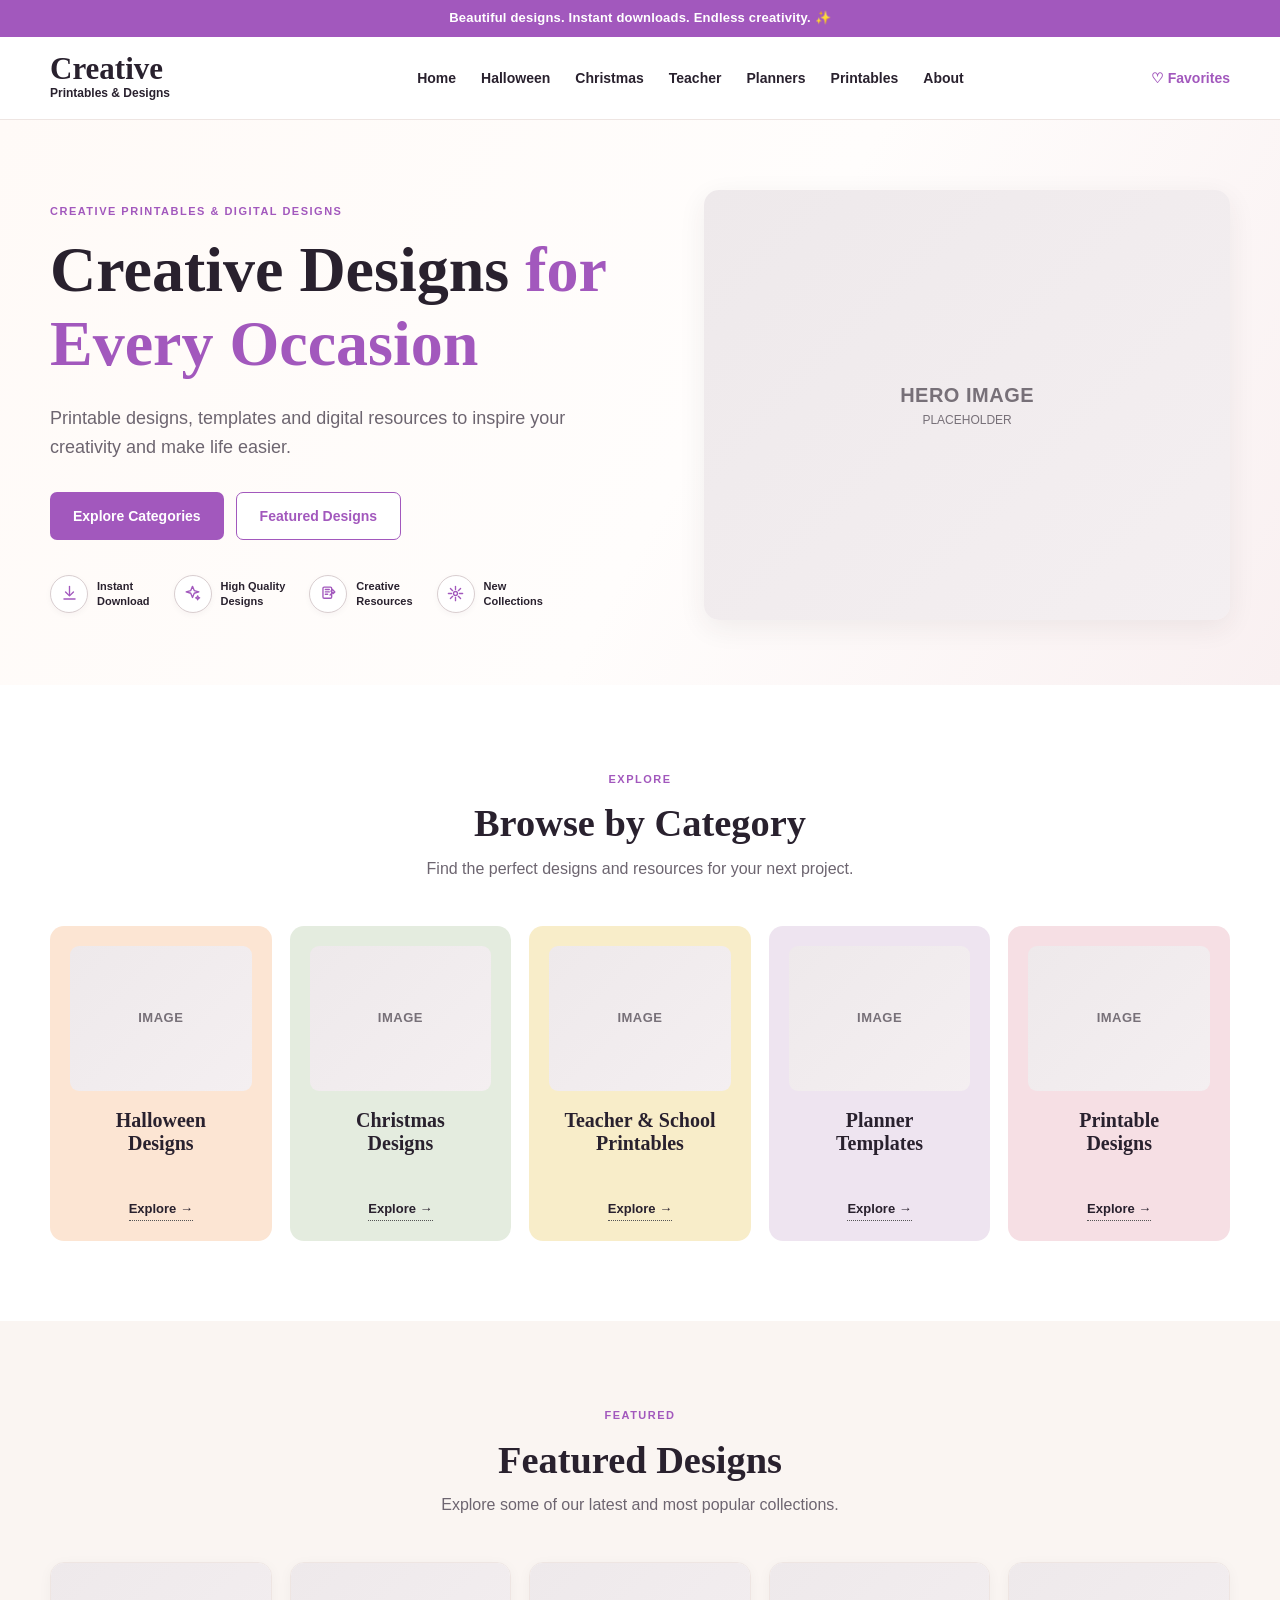
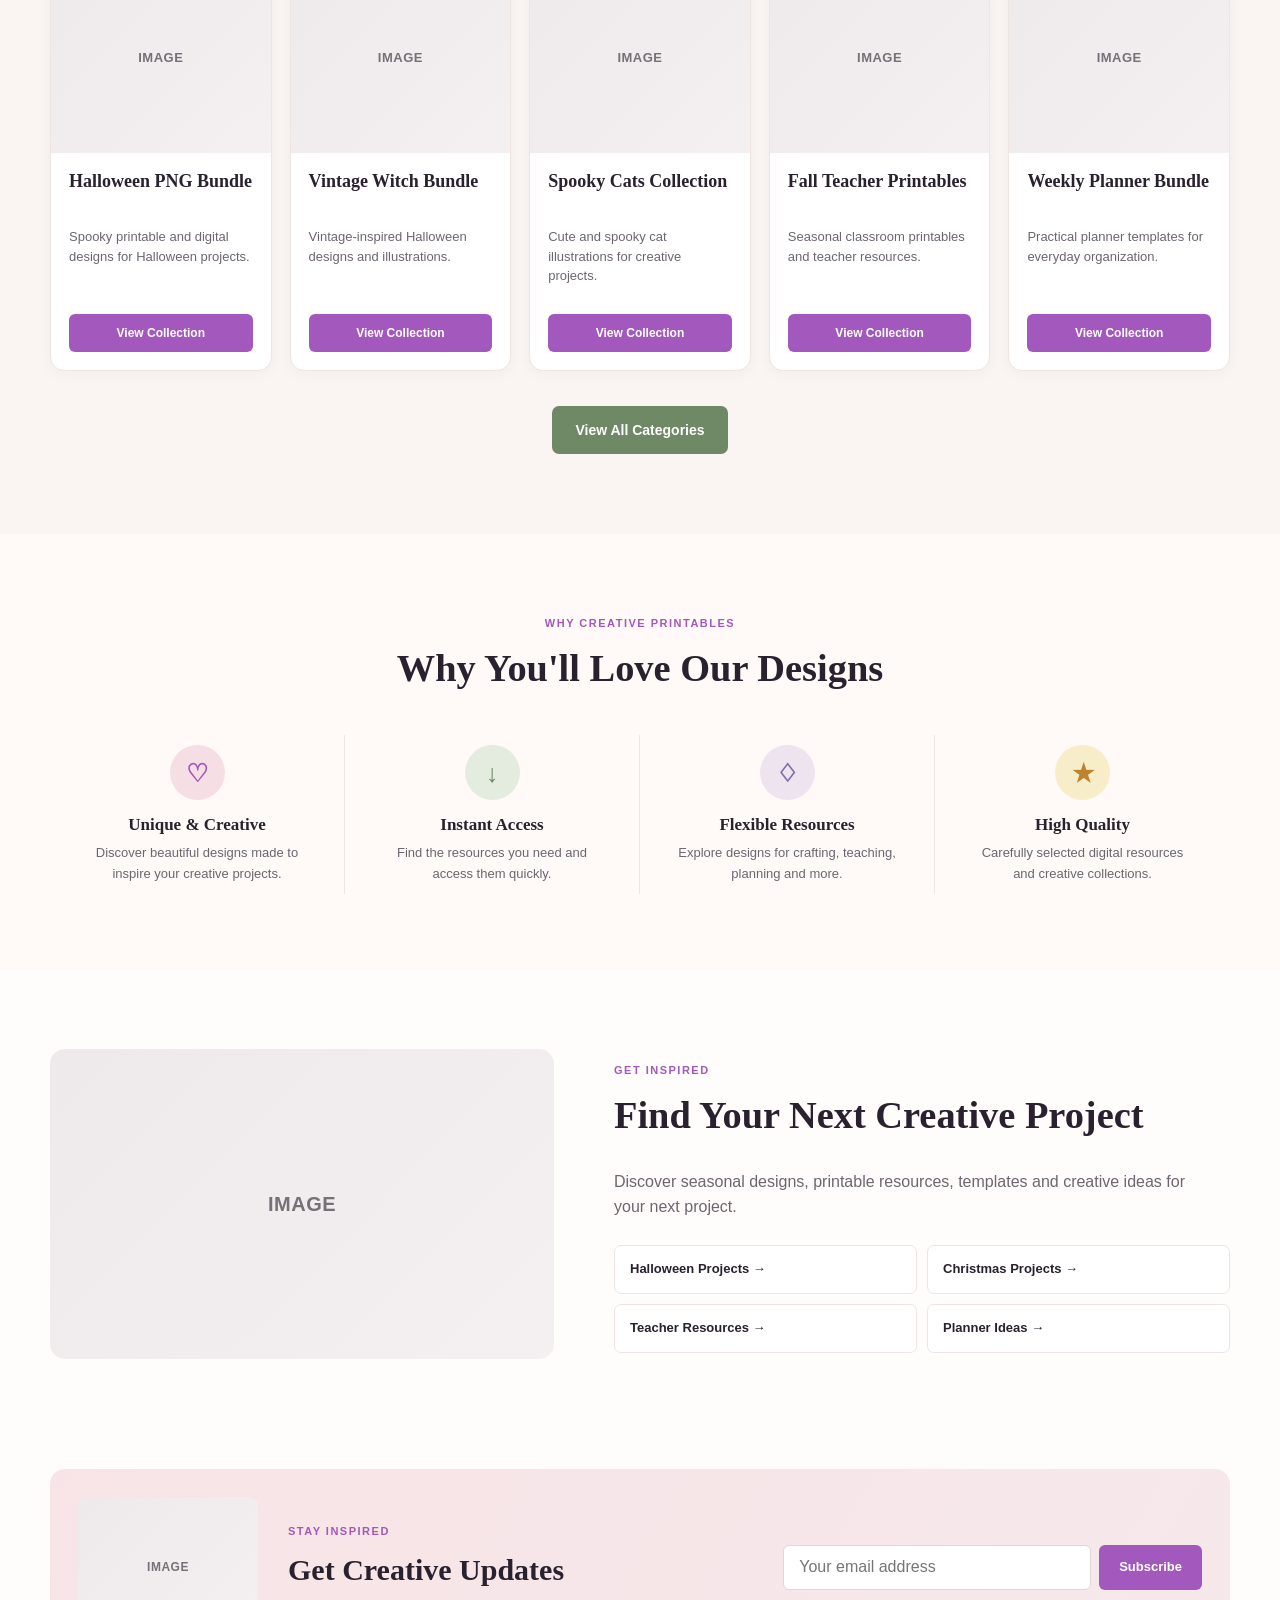
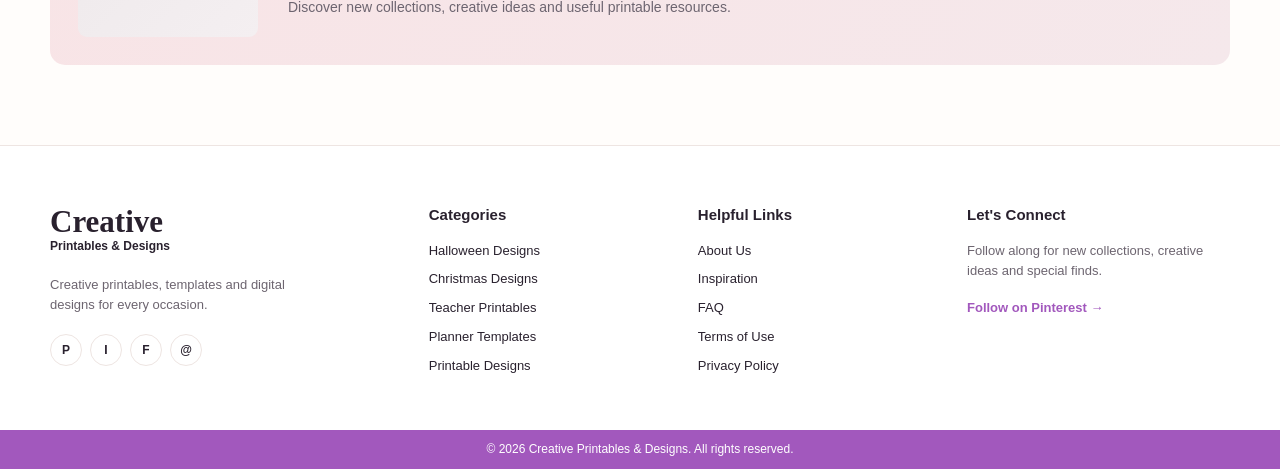
<file: index.html>
<!DOCTYPE html>
<html lang="en">
<head>
	<meta charset="UTF-8">

	<meta name="viewport" content="width=device-width, initial-scale=1.0">

	<title>Creative Printables & Designs | Digital Designs, Printables & Templates</title>

	<meta name="description" content="Discover creative printables, digital designs, templates and seasonal collections for crafting, planning, teaching and creative projects." >

	<meta property="og:title" content="Creative Printables & Designs">
	<meta	property="og:description"	content="Creative printables, digital designs, templates and seasonal collections."	>
	<meta property="og:type" content="website">
	
	<link href="https://fonts.googleapis.com/css2?family=Poppins:wght@400;500;600;700&amp;display=swap">
	<!--=============== FAVICON ===============-->
  <link rel="shortcut icon" href="favicon-main.png" type="image/x-icon">

    <link rel="stylesheet" href="style.css">
</head>

<body>

<!-- =========================================================
     ANNOUNCEMENT BAR
========================================================= -->

<div class="announcement-bar">
    Beautiful designs. Instant downloads. Endless creativity. ✨
</div>


<!-- =========================================================
     HEADER
========================================================= -->

<header class="site-header">

    <div class="container header-inner">

        <a href="./" class="site-logo">
            <span class="logo-main">Creative</span>
            <span class="logo-sub">Printables & Designs</span>
        </a>

        <nav class="main-nav" aria-label="Main navigation">

            <a href="./">Home</a>

            <a href="./halloween/">Halloween</a>

            <a href="./christmas/">Christmas</a>

            <a href="./teacher/">Teacher</a>

            <a href="./planners/">Planners</a>

            <a href="./printables/">Printables</a>

            <a href="./about.html">About</a>

        </nav>

        <a href="#" class="favorites-link">
            ♡ Favorites
        </a>

    </div>

</header>


<main>


<!-- =========================================================
     HERO
========================================================= -->

<section class="hero">

    <div class="container hero-inner">

        <div class="hero-content">

            <span class="eyebrow">
                CREATIVE PRINTABLES & DIGITAL DESIGNS
            </span>

            <h1>
                Creative Designs
                <span>for Every Occasion</span>
            </h1>

            <p class="hero-text">
                Printable designs, templates and digital resources
                to inspire your creativity and make life easier.
            </p>

            <div class="hero-buttons">

                <a href="#categories" class="button button-primary">
                    Explore Categories
                </a>

                <a href="#featured" class="button button-secondary">
                    Featured Designs
                </a>

            </div>

            <!-- <div class="hero-benefits">

                <div class="hero-benefit">
                    <span class="benefit-icon">↓</span>
                    <span>Instant<br>Download</span>
                </div>

                <div class="hero-benefit">
                    <span class="benefit-icon">◇</span>
                    <span>High Quality<br>Designs</span>
                </div>

                <div class="hero-benefit">
                    <span class="benefit-icon">✓</span>
                    <span>Creative<br>Resources</span>
                </div>

                <div class="hero-benefit">
                    <span class="benefit-icon">☆</span>
                    <span>Regular New<br>Collections</span>
                </div>

            </div>  -->
						
						<div class="hero-benefits">

							<!-- Instant Download -->
							<div class="hero-benefit">

									<span class="benefit-icon">

											<svg viewBox="0 0 24 24" aria-hidden="true">
													<path d="M12 3v11"></path>
													<path d="m7 10 5 5 5-5"></path>
													<path d="M5 19h14"></path>
											</svg>

									</span>

									<span>
											Instant<br>
											Download
									</span>

							</div>


							<!-- High Quality -->
							<div class="hero-benefit">

									<span class="benefit-icon">

											<svg viewBox="0 0 24 24" aria-hidden="true">
													<path d="m12 3 2.2 5.3L20 10l-5.8 1.7L12 17l-2.2-5.3L4 10l5.8-1.7L12 3Z"></path>
													<path d="m18.5 15 .8 1.8 1.7.7-1.7.7-.8 1.8-.8-1.8-1.7-.7 1.7-.7.8-1.8Z"></path>
											</svg>

									</span>

									<span>
											High Quality<br>
											Designs
									</span>

							</div>


							<!-- Creative Resources -->
							<div class="hero-benefit">

									<span class="benefit-icon">

											<svg viewBox="0 0 24 24" aria-hidden="true">
													<rect x="5" y="4" width="11" height="14" rx="1.5"></rect>
													<path d="M8 7h5"></path>
													<path d="M8 10h5"></path>
													<path d="M8 13h3"></path>
													<path d="m15 9 2-2 3 3-2 2-3-3Z"></path>
													<path d="m14 14 3-3"></path>
											</svg>

									</span>

									<span>
											Creative<br>
											Resources
									</span>

							</div>


							<!-- New Collections -->
							<div class="hero-benefit">

									<span class="benefit-icon">

											<svg viewBox="0 0 24 24" aria-hidden="true">
													<path d="M12 3v4"></path>
													<path d="M12 17v4"></path>
													<path d="M3 12h4"></path>
													<path d="M17 12h4"></path>
													<path d="m5.6 5.6 2.8 2.8"></path>
													<path d="m15.6 15.6 2.8 2.8"></path>
													<path d="m18.4 5.6-2.8 2.8"></path>
													<path d="m8.4 15.6-2.8 2.8"></path>
													<circle cx="12" cy="12" r="2.5"></circle>
											</svg>

									</span>

									<span>
											New<br>
											Collections
									</span>

							</div>

						</div>
						
						

        </div>


        <div class="hero-image placeholder">
            <span>HERO IMAGE</span>
            <small>PLACEHOLDER</small>
        </div>

    </div>

</section>


<!-- =========================================================
     CATEGORIES
========================================================= -->

<section class="section categories-section" id="categories">

    <div class="container">

        <div class="section-heading">

            <span class="section-label">
                EXPLORE
            </span>

            <h2>
                Browse by Category
            </h2>

            <p>
                Find the perfect designs and resources for your next project.
            </p>

        </div>


        <div class="category-grid">


            <!-- Halloween -->

            <a href="./halloween/" class="category-card category-halloween">

                <div class="category-image placeholder">
                    <span>IMAGE</span>
                </div>

                <h3>
                    Halloween<br>Designs
                </h3>

                <span class="card-link">
                    Explore →
                </span>

            </a>


            <!-- Christmas -->

            <a href="./christmas/" class="category-card category-christmas">

                <div class="category-image placeholder">
                    <span>IMAGE</span>
                </div>

                <h3>
                    Christmas<br>Designs
                </h3>

                <span class="card-link">
                    Explore →
                </span>

            </a>


            <!-- Teacher -->

            <a href="./teacher/" class="category-card category-teacher">

                <div class="category-image placeholder">
                    <span>IMAGE</span>
                </div>

                <h3>
                    Teacher & School<br>Printables
                </h3>

                <span class="card-link">
                    Explore →
                </span>

            </a>


            <!-- Planners -->

            <a href="./planners/" class="category-card category-planners">

                <div class="category-image placeholder">
                    <span>IMAGE</span>
                </div>

                <h3>
                    Planner<br>Templates
                </h3>

                <span class="card-link">
                    Explore →
                </span>

            </a>


            <!-- Printables -->

            <a href="./printables/" class="category-card category-printables">

                <div class="category-image placeholder">
                    <span>IMAGE</span>
                </div>

                <h3>
                    Printable<br>Designs
                </h3>

                <span class="card-link">
                    Explore →
                </span>

            </a>

        </div>

    </div>

</section>


<!-- =========================================================
     FEATURED DESIGNS
========================================================= -->

<section class="section featured-section" id="featured">

    <div class="container">

        <div class="section-heading">

            <span class="section-label">
                FEATURED
            </span>

            <h2>
                Featured Designs
            </h2>

            <p>
                Explore some of our latest and most popular collections.
            </p>

        </div>


        <div class="featured-grid">


            <!-- Card 1 -->

            <article class="featured-card">

                <a
                    href="./halloween-png-printable-illustrations.html"
                    class="featured-image placeholder"
                >
                    <span>IMAGE</span>
                </a>

                <div class="featured-content">

                    <h3>
                        Halloween PNG Bundle
                    </h3>

                    <p>
                        Spooky printable and digital designs for Halloween projects.
                    </p>

                    <a
                        href="./halloween-png-printable-illustrations.html"
                        class="small-button"
                    >
                        View Collection
                    </a>

                </div>

            </article>


            <!-- Card 2 -->

            <article class="featured-card">

                <a href="#" class="featured-image placeholder">
                    <span>IMAGE</span>
                </a>

                <div class="featured-content">

                    <h3>
                        Vintage Witch Bundle
                    </h3>

                    <p>
                        Vintage-inspired Halloween designs and illustrations.
                    </p>

                    <a href="#" class="small-button">
                        View Collection
                    </a>

                </div>

            </article>


            <!-- Card 3 -->

            <article class="featured-card">

                <a href="#" class="featured-image placeholder">
                    <span>IMAGE</span>
                </a>

                <div class="featured-content">

                    <h3>
                        Spooky Cats Collection
                    </h3>

                    <p>
                        Cute and spooky cat illustrations for creative projects.
                    </p>

                    <a href="#" class="small-button">
                        View Collection
                    </a>

                </div>

            </article>


            <!-- Card 4 -->

            <article class="featured-card">

                <a href="#" class="featured-image placeholder">
                    <span>IMAGE</span>
                </a>

                <div class="featured-content">

                    <h3>
                        Fall Teacher Printables
                    </h3>

                    <p>
                        Seasonal classroom printables and teacher resources.
                    </p>

                    <a href="#" class="small-button">
                        View Collection
                    </a>

                </div>

            </article>


            <!-- Card 5 -->

            <article class="featured-card">

                <a href="#" class="featured-image placeholder">
                    <span>IMAGE</span>
                </a>

                <div class="featured-content">

                    <h3>
                        Weekly Planner Bundle
                    </h3>

                    <p>
                        Practical planner templates for everyday organization.
                    </p>

                    <a href="#" class="small-button">
                        View Collection
                    </a>

                </div>

            </article>

        </div>


        <div class="center-button">

            <a href="#categories" class="button button-green">
                View All Categories
            </a>

        </div>

    </div>

</section>


<!-- =========================================================
     WHY CHOOSE US
========================================================= -->

<section class="benefits-section">

    <div class="container">

        <div class="section-heading">

            <span class="section-label">
                WHY CREATIVE PRINTABLES
            </span>

            <h2>
                Why You'll Love Our Designs
            </h2>

        </div>


        <div class="benefits-grid">


            <div class="benefit-card">

                <div class="benefit-round pink">
                    ♡
                </div>

                <h3>
                    Unique & Creative
                </h3>

                <p>
                    Discover beautiful designs made to inspire your creative projects.
                </p>

            </div>


            <div class="benefit-card">

                <div class="benefit-round green">
                    ↓
                </div>

                <h3>
                    Instant Access
                </h3>

                <p>
                    Find the resources you need and access them quickly.
                </p>

            </div>


            <div class="benefit-card">

                <div class="benefit-round purple">
                    ♢
                </div>

                <h3>
                    Flexible Resources
                </h3>

                <p>
                    Explore designs for crafting, teaching, planning and more.
                </p>

            </div>


            <div class="benefit-card">

                <div class="benefit-round orange">
                    ★
                </div>

                <h3>
                    High Quality
                </h3>

                <p>
                    Carefully selected digital resources and creative collections.
                </p>

            </div>

        </div>

    </div>

</section>


<!-- =========================================================
     INSPIRATION / CONTENT
========================================================= -->

<section class="inspiration-section">

    <div class="container inspiration-inner">

        <div class="inspiration-image placeholder">

            <span>IMAGE</span>

        </div>


        <div class="inspiration-content">

            <span class="section-label">
                GET INSPIRED
            </span>

            <h2>
                Find Your Next Creative Project
            </h2>

            <p>
                Discover seasonal designs, printable resources,
                templates and creative ideas for your next project.
            </p>

            <div class="inspiration-links">

                <a href="./halloween/">
                    Halloween Projects →
                </a>

                <a href="./christmas/">
                    Christmas Projects →
                </a>

                <a href="./teacher/">
                    Teacher Resources →
                </a>

                <a href="./planners/">
                    Planner Ideas →
                </a>

            </div>

        </div>

    </div>

</section>


<!-- =========================================================
     NEWSLETTER
========================================================= -->

<section class="newsletter-section">

    <div class="container newsletter-inner">

        <div class="newsletter-placeholder placeholder">
            <span>IMAGE</span>
        </div>

        <div class="newsletter-content">

            <span class="section-label">
                STAY INSPIRED
            </span>

            <h2>
                Get Creative Updates
            </h2>

            <p>
                Discover new collections, creative ideas and
                useful printable resources.
            </p>

        </div>


        <form class="newsletter-form">

            <label for="email" class="sr-only">
                Email address
            </label>

            <input
                type="email"
                id="email"
                name="email"
                placeholder="Your email address"
            >

            <button type="submit">
                Subscribe
            </button>

        </form>

    </div>

</section>


</main>


<!-- =========================================================
     FOOTER
========================================================= -->

<footer class="site-footer">

    <div class="container footer-grid">


        <div class="footer-brand">

            <a href="./" class="footer-logo">
                Creative
            </a>

            <span>
                Printables & Designs
            </span>

            <p>
                Creative printables, templates and digital
                designs for every occasion.
            </p>

            <div class="social-links">

                <a href="#" aria-label="Pinterest">
                    P
                </a>

                <a href="#" aria-label="Instagram">
                    I
                </a>

                <a href="#" aria-label="Facebook">
                    F
                </a>

                <a href="#" aria-label="Email">
                    @
                </a>

            </div>

        </div>


        <div class="footer-column">

            <h3>
                Categories
            </h3>

            <a href="./halloween/">Halloween Designs</a>
            <a href="./christmas/">Christmas Designs</a>
            <a href="./teacher/">Teacher Printables</a>
            <a href="./planners/">Planner Templates</a>
            <a href="./printables/">Printable Designs</a>

        </div>


        <div class="footer-column">

            <h3>
                Helpful Links
            </h3>

            <a href="./about.html">About Us</a>
            <a href="#">Inspiration</a>
            <a href="#">FAQ</a>
            <a href="#">Terms of Use</a>
            <a href="#">Privacy Policy</a>

        </div>


        <div class="footer-column">

            <h3>
                Let's Connect
            </h3>

            <p>
                Follow along for new collections,
                creative ideas and special finds.
            </p>

            <a href="#" class="footer-cta">
                Follow on Pinterest →
            </a>

        </div>

    </div>


    <div class="copyright">

        © 2026 Creative Printables & Designs.
        All rights reserved.

    </div>

</footer>


</body>
</html>
</file>
<file: style.css>
/* =========================================================
   ROOT
========================================================= */

:root {
    --bg: #fffdfb;
    --surface: #ffffff;
    --surface-soft: #faf5f2;

    --text: #29212e;
    --muted: #6d6570;

    /*--accent: #bd5870;*/
		--accent:  #a258bd;
    --accent-dark: #a7465d;

    --green: #6f8966;
    --purple: #8170a7;

    --border: #eee5e2;

    --pink-soft: #f6dfe4;
    --peach-soft: #fce5d3;
    --green-soft: #e4ecdf;
    --yellow-soft: #f8edc9;
    --purple-soft: #eee4f0;

    --container: 1180px;

    --shadow: 0 8px 28px rgba(55, 38, 48, 0.07);

    --radius: 14px;
}


/* =========================================================
   RESET
========================================================= */

* {
    box-sizing: border-box;
}

html {
    scroll-behavior: smooth;
}

body {
    margin: 0;
    background: var(--bg);
    color: var(--text);

    /* font-family: Arial, Helvetica,sans-serif; */
		font-family: 'Poppins', sans-serif;

    line-height: 1.6;
}

img {
    max-width: 100%;
    display: block;
}

a {
    color: inherit;
    text-decoration: none;
}

button,
input {
    font: inherit;
}


/* =========================================================
   TYPOGRAPHY
========================================================= */

h1,
h2,
h3 {
    margin-top: 0;

    font-family:
        Georgia,
        "Times New Roman",
        serif;

    line-height: 1.15;
}

h1 {
    font-size: clamp(42px, 5vw, 68px);
}

h2 {
    font-size: clamp(30px, 3vw, 42px);
}

h3 {
    font-size: 20px;
}

p {
    color: var(--muted);
}


/* =========================================================
   CONTAINER
========================================================= */

.container {
    width: min(
        calc(100% - 40px),
        var(--container)
    );

    margin-inline: auto;
}


/* =========================================================
   ANNOUNCEMENT
========================================================= */

.announcement-bar {
    padding: 8px 20px;

    background: var(--accent);
    color: #fff;

    text-align: center;

    font-size: 13px;
    font-weight: 600;

    letter-spacing: 0.2px;
}


/* =========================================================
   HEADER
========================================================= */

.site-header {
    background: #fff;

    border-bottom: 1px solid var(--border);
}

.header-inner {
    min-height: 82px;

    display: flex;
    align-items: center;
    gap: 30px;
}

.site-logo {
    display: flex;
    flex-direction: column;

    min-width: 180px;
}

.logo-main {
    font-family:
        Georgia,
        "Times New Roman",
        serif;

    font-size: 31px;
    font-weight: 700;

    line-height: 1;
}

.logo-sub {
    font-size: 12px;
    font-weight: 600;
}

.main-nav {
    display: flex;
    align-items: center;
    justify-content: center;

    gap: 25px;

    flex: 1;
}

.main-nav a {
    position: relative;

    font-size: 14px;
    font-weight: 600;

    white-space: nowrap;

    transition: color 0.2s ease;
}

.main-nav a:hover {
    color: var(--accent);
}

.favorites-link {
    color: var(--accent);

    font-size: 14px;
    font-weight: 600;

    white-space: nowrap;
}


/* =========================================================
   HERO
========================================================= */

.hero {
    background:
        linear-gradient(
            120deg,
            #fffaf7 0%,
            #fffdfc 55%,
            #f9f0f1 100%
        );

    padding: 70px 0 65px;
}

.hero-inner {
    display: grid;

    grid-template-columns:
        minmax(0, 1fr)
        minmax(400px, 0.9fr);

    align-items: center;

    gap: 70px;
}

.eyebrow,
.section-label {
    display: inline-block;

    margin-bottom: 13px;

    color: var(--accent);

    font-size: 11px;
    font-weight: 700;

    letter-spacing: 1.5px;
    text-transform: uppercase;
}

.hero h1 {
    max-width: 680px;

    margin-bottom: 24px;
}

.hero h1 span {
    color: var(--accent);
}

.hero-text {
    max-width: 560px;

    margin-bottom: 30px;

    font-size: 18px;
}

.hero-buttons {
    display: flex;
    flex-wrap: wrap;
    gap: 12px;

    margin-bottom: 35px;
}

.button {
    display: inline-flex;

    align-items: center;
    justify-content: center;

    min-height: 48px;

    padding: 0 23px;

    border-radius: 7px;

    font-size: 14px;
    font-weight: 700;

    transition:
        transform 0.2s ease,
        background 0.2s ease;
}

.button:hover {
    transform: translateY(-2px);
}

.button-primary {
    background: var(--accent);
    color: #fff;
}

.button-primary:hover {
    background: var(--accent-dark);
}

.button-secondary {
    background: #fff;

    border: 1px solid var(--accent);

    color: var(--accent);
}

.button-green {
    background: var(--green);
    color: #fff;
}

.hero-benefits {
    display: flex;
    flex-wrap: wrap;
    gap: 24px;
}

.hero-benefit {
    display: flex;
    align-items: center;

    gap: 9px;

    color: var(--text);

    font-size: 11px;
    font-weight: 600;

    line-height: 1.35;
}

/*.benefit-icon {
    display: flex;

    width: 29px;
    height: 29px;

    align-items: center;
    justify-content: center;

    border: 1px solid #cfc5c5;

    border-radius: 50%;

    font-size: 16px;
}*/

.benefit-icon {
    flex: 0 0 38px;

    width: 38px;
    height: 38px;

    display: flex;

    align-items: center;
    justify-content: center;

    background: #fff;

    border: 1px solid #d9ced0;

    border-radius: 50%;

    color: var(--accent);

    box-shadow: 0 2px 6px rgba(50, 35, 42, 0.04);
}

.benefit-icon svg {
    width: 19px;
    height: 19px;

    fill: none;

    stroke: currentColor;

    stroke-width: 1.7;

    stroke-linecap: round;
    stroke-linejoin: round;
}








.placeholder {
    display: flex;

    align-items: center;
    justify-content: center;

    background:
        linear-gradient(
            135deg,
            #eee9eb,
            #f4eff1
        );

    color: #777078;

    text-align: center;
}

.placeholder span {
    display: block;

    font-size: 20px;
    font-weight: 700;

    letter-spacing: 0.5px;
}

.placeholder small {
    display: block;

    font-size: 12px;
}

.hero-image {
    min-height: 430px;

    border-radius: 15px;

    flex-direction: column;

    box-shadow: var(--shadow);
}


/* =========================================================
   GENERAL SECTIONS
========================================================= */

.section {
    padding: 80px 0;
}

.section-heading {
    max-width: 700px;

    margin: 0 auto 45px;

    text-align: center;
}

.section-heading h2 {
    margin-bottom: 10px;
}

.section-heading p {
    margin: 0;

    font-size: 16px;
}


/* =========================================================
   CATEGORIES
========================================================= */

.categories-section {
    background: #fff;
}

.category-grid {
    display: grid;

    grid-template-columns:
        repeat(5, minmax(0, 1fr));

    gap: 18px;
}

.category-card {
    min-height: 315px;

    display: flex;
    flex-direction: column;

    align-items: center;
    justify-content: flex-start;

    padding: 20px;

    border-radius: var(--radius);

    text-align: center;

    transition:
        transform 0.25s ease,
        box-shadow 0.25s ease;
}

.category-card:hover {
    transform: translateY(-5px);

    box-shadow: var(--shadow);
}

.category-halloween {
    background: var(--peach-soft);
}

.category-christmas {
    background: var(--green-soft);
}

.category-teacher {
    background: var(--yellow-soft);
}

.category-planners {
    background: var(--purple-soft);
}

.category-printables {
    background: var(--pink-soft);
}

.category-image {
    width: 100%;
    height: 145px;

    margin-bottom: 18px;

    border-radius: 9px;
}

.category-image span {
    font-size: 13px;
}

.category-card h3 {
    min-height: 52px;

    margin-bottom: 14px;
}

.card-link {
    margin-top: auto;

    font-size: 13px;
    font-weight: 700;
					border-bottom: 1px dotted #555;
}


/* =========================================================
   FEATURED
========================================================= */

.featured-section {
    background: var(--surface-soft);
}

.featured-grid {
    display: grid;

    grid-template-columns:
        repeat(5, minmax(0, 1fr));

    gap: 18px;
}

.featured-card {
    overflow: hidden;

    background: #fff;

    border: 1px solid var(--border);

    border-radius: var(--radius);

    box-shadow: 0 3px 14px rgba(50, 35, 42, 0.04);

    transition:
        transform 0.25s ease,
        box-shadow 0.25s ease;
}

.featured-card:hover {
    transform: translateY(-4px);

    box-shadow: var(--shadow);
}

.featured-image {
    width: 100%;
    height: 190px;
}

.featured-image span {
    font-size: 13px;
}

.featured-content {
    padding: 18px;
}

.featured-content h3 {
    min-height: 48px;

    margin-bottom: 8px;

    font-size: 18px;
}

.featured-content p {
    min-height: 72px;

    margin: 0 0 15px;

    font-size: 13px;
    line-height: 1.5;
}

.small-button {
    display: inline-flex;

    align-items: center;
    justify-content: center;

    min-height: 38px;

    width: 100%;

    padding: 0 12px;

    border-radius: 6px;

    background: var(--accent);
    color: #fff;

    font-size: 12px;
    font-weight: 700;
}

.small-button:hover {
    background: var(--accent-dark);
}

.center-button {
    display: flex;

    justify-content: center;

    margin-top: 35px;
}


/* =========================================================
   BENEFITS
========================================================= */

.benefits-section {
    padding: 75px 0;

    background: #fffaf7;
}

.benefits-grid {
    display: grid;

    grid-template-columns:
        repeat(4, 1fr);

    gap: 0;
}

.benefit-card {
    padding: 10px 35px;

    text-align: center;

    border-right: 1px solid var(--border);
}

.benefit-card:last-child {
    border-right: none;
}

.benefit-round {
    width: 55px;
    height: 55px;

    display: flex;

    align-items: center;
    justify-content: center;

    margin: 0 auto 15px;

    border-radius: 50%;

    font-size: 25px;
    font-weight: 700;
}

.benefit-round.pink {
    background: var(--pink-soft);
    color: var(--accent);
}

.benefit-round.green {
    background: var(--green-soft);
    color: var(--green);
}

.benefit-round.purple {
    background: var(--purple-soft);
    color: var(--purple);
}

.benefit-round.orange {
    background: var(--yellow-soft);
    color: #bd832e;
}

.benefit-card h3 {
    margin-bottom: 8px;

    font-size: 17px;
}

.benefit-card p {
    margin: 0;

    font-size: 13px;
}


/* =========================================================
   INSPIRATION
========================================================= */

.inspiration-section {
    padding: 80px 0;
}

.inspiration-inner {
    display: grid;

    grid-template-columns:
        0.9fr
        1.1fr;

    align-items: center;

    gap: 60px;
}

.inspiration-image {
    min-height: 310px;

    border-radius: 15px;
}

.inspiration-content h2 {
    max-width: 550px;
}

.inspiration-content > p {
    max-width: 580px;

    margin-bottom: 25px;
}

.inspiration-links {
    display: grid;

    grid-template-columns:
        repeat(2, 1fr);

    gap: 10px;
}

.inspiration-links a {
    padding: 13px 15px;

    background: #fff;

    border: 1px solid var(--border);

    border-radius: 7px;

    font-size: 13px;
    font-weight: 700;

    transition:
        color 0.2s ease,
        border-color 0.2s ease;
}

.inspiration-links a:hover {
    color: var(--accent);

    border-color: var(--accent);
}


/* =========================================================
   NEWSLETTER
========================================================= */

.newsletter-section {
    padding: 30px 0;
}

.newsletter-inner {
    display: grid;

    grid-template-columns:
        180px
        1fr
        minmax(300px, 0.9fr);

    align-items: center;

    gap: 30px;

    padding: 28px;

    background:
        linear-gradient(
            120deg,
            #f8e4e6,
            #f5e8eb
        );

    border-radius: 15px;
}

.newsletter-placeholder {
    height: 140px;

    border-radius: 9px;
}

.newsletter-placeholder span {
    font-size: 12px;
}

.newsletter-content h2 {
    margin-bottom: 8px;

    font-size: 30px;
}

.newsletter-content p {
    margin: 0;

    font-size: 14px;
}

.newsletter-form {
    display: flex;

    gap: 8px;
}

.newsletter-form input {
    min-width: 0;
    flex: 1;

    height: 45px;

    padding: 0 15px;

    background: #fff;

    border: 1px solid #e2d6d9;
    border-radius: 6px;

    outline: none;
}

.newsletter-form input:focus {
    border-color: var(--accent);
}

.newsletter-form button {
    height: 45px;

    padding: 0 20px;

    border: none;
    border-radius: 6px;

    background: var(--accent);
    color: #fff;

    cursor: pointer;

    font-size: 13px;
    font-weight: 700;
}

.newsletter-form button:hover {
    background: var(--accent-dark);
}


/* =========================================================
   FOOTER
========================================================= */

.site-footer {
    margin-top: 50px;

    background: #fff;

    border-top: 1px solid var(--border);
}

.footer-grid {
    display: grid;

    grid-template-columns:
        1.5fr
        1fr
        1fr
        1.2fr;

    gap: 50px;

    padding: 60px 0 45px;
}

.footer-brand {
    display: flex;
    flex-direction: column;

    align-items: flex-start;
}

.footer-logo {
    font-family:
        Georgia,
        "Times New Roman",
        serif;

    font-size: 31px;
    font-weight: 700;

    line-height: 1;
}

.footer-brand > span {
    font-size: 12px;
    font-weight: 600;
}

.footer-brand p {
    max-width: 270px;

    margin: 18px 0;

    font-size: 13px;
}

.social-links {
    display: flex;

    gap: 8px;
}

.social-links a {
    width: 32px;
    height: 32px;

    display: flex;

    align-items: center;
    justify-content: center;

    border: 1px solid var(--border);

    border-radius: 50%;

    font-size: 12px;
    font-weight: 700;

    transition:
        background 0.2s ease,
        color 0.2s ease;
}

.social-links a:hover {
    background: var(--accent);
    color: #fff;
}

.footer-column {
    display: flex;
    flex-direction: column;

    align-items: flex-start;
}

.footer-column h3 {
    margin-bottom: 17px;

    font-family:
        Arial,
        Helvetica,
        sans-serif;

    font-size: 15px;
    font-weight: 700;
}

.footer-column a,
.footer-column p {
    margin: 0 0 8px;

    font-size: 13px;
}

.footer-column a:hover {
    color: var(--accent);
}

.footer-cta {
    margin-top: 8px !important;

    color: var(--accent);

    font-weight: 700;
}

.copyright {
    padding: 10px 20px;

    background: var(--accent);
    color: #fff;

    text-align: center;

    font-size: 12px;
}


/* =========================================================
   ACCESSIBILITY
========================================================= */

.sr-only {
    position: absolute;

    width: 1px;
    height: 1px;

    padding: 0;
    margin: -1px;

    overflow: hidden;

    clip: rect(0, 0, 0, 0);

    white-space: nowrap;

    border: 0;
}


/* =========================================================
   RESPONSIVE — TABLET
========================================================= */

@media (max-width: 1050px) {

    .main-nav {
        gap: 15px;
    }

    .category-grid,
    .featured-grid {
        grid-template-columns:
            repeat(3, 1fr);
    }

    .hero-inner {
        grid-template-columns:
            1fr 0.8fr;

        gap: 35px;
    }

    .newsletter-inner {
        grid-template-columns:
            140px 1fr;

    }

    .newsletter-form {
        grid-column: 2;
    }

}


/* =========================================================
   RESPONSIVE — MOBILE
========================================================= */

@media (max-width: 760px) {

    .container {
        width: min(
            calc(100% - 28px),
            var(--container)
        );
    }

    .header-inner {
        min-height: auto;

        padding: 18px 0;

        flex-wrap: wrap;
    }

    .site-logo {
        flex: 1;
    }

    .favorites-link {
        display: none;
    }

    .main-nav {
        order: 3;

        width: 100%;

        justify-content: flex-start;

        overflow-x: auto;

        padding-bottom: 4px;

        gap: 20px;
    }

    .main-nav a {
        font-size: 13px;
    }


    /* Hero */

    .hero {
        padding: 50px 0;
    }

    .hero-inner {
        grid-template-columns: 1fr;

        gap: 35px;
    }

    .hero h1 {
        font-size: 45px;
    }

    .hero-text {
        font-size: 16px;
    }

    .hero-image {
        min-height: 280px;
    }

    .hero-benefits {
        gap: 18px;
    }


    /* Sections */

    .section {
        padding: 60px 0;
    }


    /* Categories */

    .category-grid,
    .featured-grid {
        grid-template-columns:
            repeat(2, 1fr);
    }


    /* Benefits */

    .benefits-grid {
        grid-template-columns:
            repeat(2, 1fr);

        gap: 30px 0;
    }

    .benefit-card {
        padding: 5px 20px;

        border-right: none;
    }


    /* Inspiration */

    .inspiration-inner {
        grid-template-columns: 1fr;

        gap: 30px;
    }

    .inspiration-links {
        grid-template-columns: 1fr;
    }


    /* Newsletter */

    .newsletter-inner {
        grid-template-columns: 1fr;

        gap: 20px;

        padding: 25px;
    }

    .newsletter-placeholder {
        height: 180px;
    }

    .newsletter-form {
        grid-column: auto;
    }


    /* Footer */

    .footer-grid {
        grid-template-columns:
            repeat(2, 1fr);

        gap: 35px;
    }

}


/* =========================================================
   RESPONSIVE — SMALL MOBILE
========================================================= */

@media (max-width: 480px) {

    .logo-main {
        font-size: 27px;
    }

    .hero h1 {
        font-size: 38px;
    }

    .hero-buttons {
        flex-direction: column;
    }

    .button {
        width: 100%;
    }

    .hero-benefits {
        display: grid;

        grid-template-columns:
            repeat(2, 1fr);
    }

    .category-grid,
    .featured-grid {
        grid-template-columns: 1fr;
    }

    .category-card {
        min-height: 300px;
    }

    .benefits-grid {
        grid-template-columns: 1fr;
    }

    .benefit-card {
        padding: 15px 20px;
    }

    .newsletter-form {
        flex-direction: column;
    }

    .newsletter-form input,
    .newsletter-form button {
        width: 100%;
    }

    .footer-grid {
        grid-template-columns: 1fr;
    }

}
</file>
